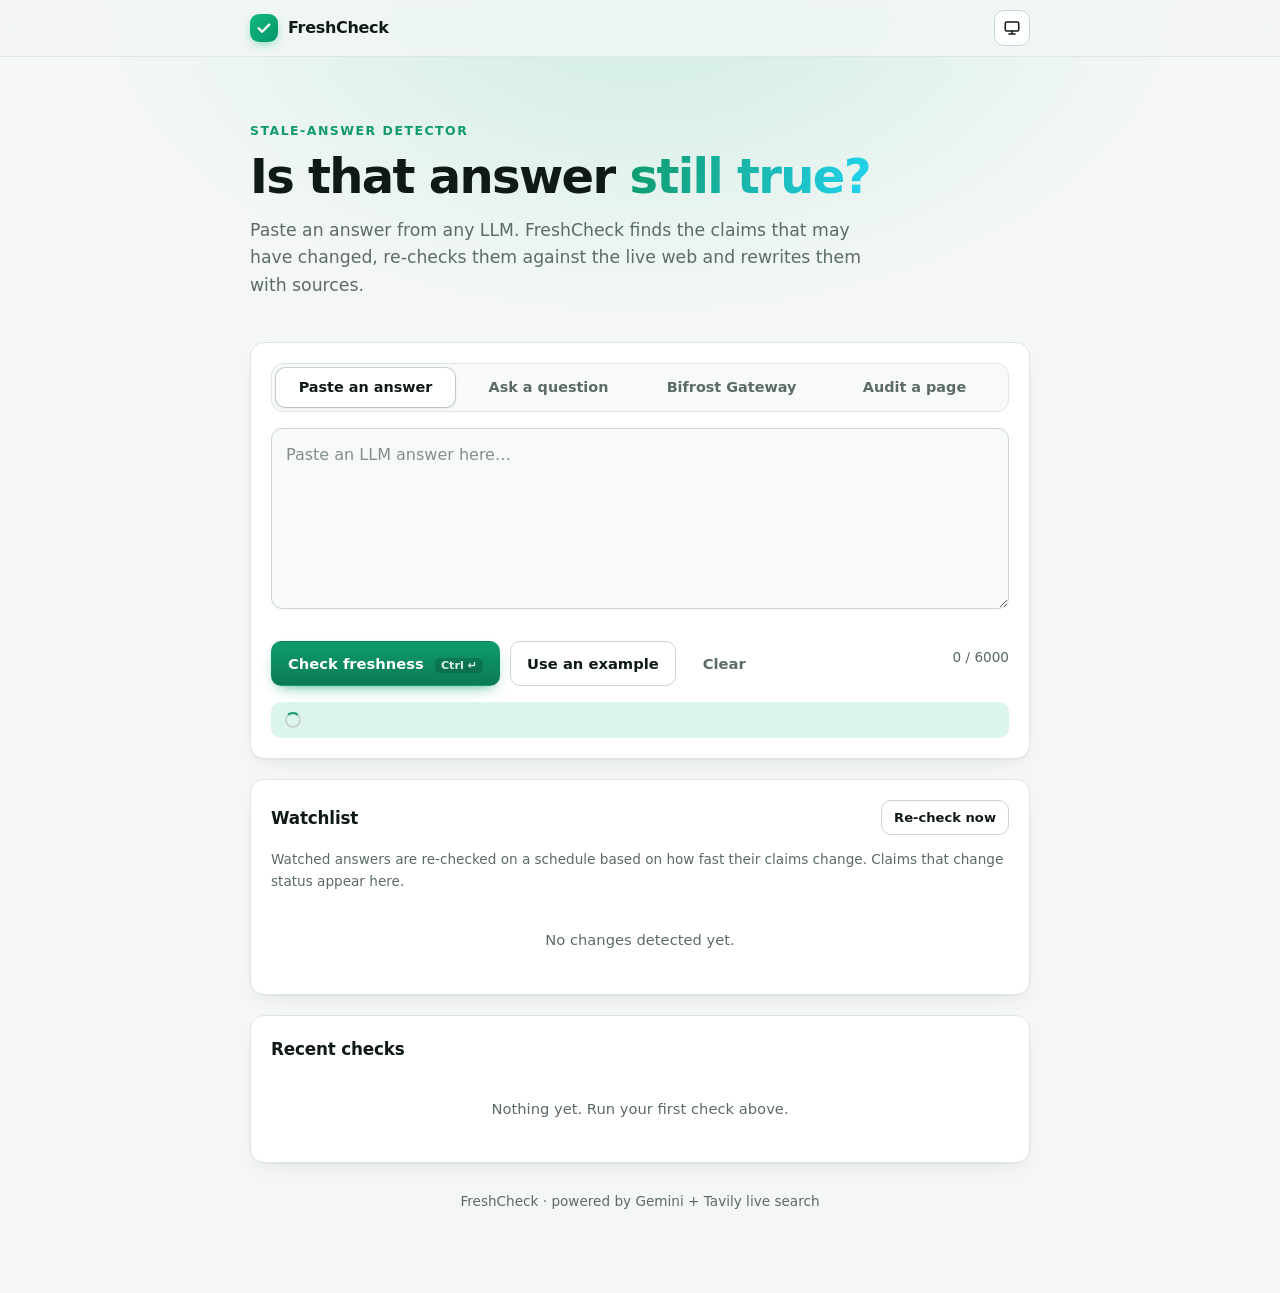
<file: frontend/index.html>
<!DOCTYPE html>
<html lang="en">
<head>
<meta charset="utf-8">
<meta name="viewport" content="width=device-width, initial-scale=1">
<meta name="theme-color" content="#0b1115">
<title>FreshCheck: is this answer still true?</title>
<link rel="icon" href="data:image/svg+xml,%3Csvg xmlns='http://www.w3.org/2000/svg' viewBox='0 0 32 32'%3E%3Crect width='32' height='32' rx='9' fill='%2310b981'/%3E%3Cpath d='M9 16.5l4.5 4.5L23 11' fill='none' stroke='white' stroke-width='3.2' stroke-linecap='round' stroke-linejoin='round'/%3E%3C/svg%3E">
<script>try{var t=localStorage.getItem("fc-theme");if(t)document.documentElement.dataset.theme=t}catch(e){}</script>
<link rel="stylesheet" href="style.css">
</head>
<body>
<div class="bg" aria-hidden="true"></div>

<nav class="topbar">
  <div class="topbar-in">
    <a class="brand" href="#" aria-label="FreshCheck home">
      <span class="logo"><svg viewBox="0 0 24 24" width="18" height="18" fill="none" stroke="currentColor" stroke-width="3" stroke-linecap="round" stroke-linejoin="round"><path d="M5 12.5l4.5 4.5L19 7.5"/></svg></span>
      <span>FreshCheck</span>
    </a>
    <div class="topbar-r">
      <span id="modeBadge" class="pill" title="Engine status"></span>
      <button id="theme" class="icon-btn" type="button" aria-label="Change theme"></button>
    </div>
  </div>
</nav>

<main>
  <header class="hero">
    <p class="eyebrow">Stale-answer detector</p>
    <h1>Is that answer <em>still true?</em></h1>
    <p class="lead">Paste an answer from any LLM. FreshCheck finds the claims that may have changed, re-checks them against the live web and rewrites them with sources.</p>
    <p id="mode" class="muted small"></p>
    <div id="stats" class="stats" hidden></div>
  </header>

  <section class="card input" aria-label="Check something">
    <div class="tabs" role="tablist">
      <button class="tab active" role="tab" data-tab="paste" aria-selected="true">Paste an answer</button>
      <button class="tab" role="tab" data-tab="ask" aria-selected="false">Ask a question</button>
      <button class="tab" role="tab" data-tab="bifrost" aria-selected="false">Bifrost Gateway</button>
      <button class="tab" role="tab" data-tab="url" aria-selected="false">Audit a page</button>
    </div>

    <div class="pane" data-pane="paste">
      <textarea id="answer" rows="6" placeholder="Paste an LLM answer here…" maxlength="6000"></textarea>
      <div class="row between">
        <div class="row">
          <button id="go" class="primary">Check freshness <kbd>Ctrl ↵</kbd></button>
          <button id="sample" class="ghost">Use an example</button>
          <button id="clear" class="ghost subtle">Clear</button>
        </div>
        <span id="count" class="muted small">0 / 6000</span>
      </div>
    </div>

    <div class="pane" data-pane="ask" hidden>
      <div class="row nowrap"><input id="q" type="text" placeholder="e.g. what is the latest Python version and who runs Google?"><button id="ask" class="primary">Ask &amp; fact-check</button></div>
      <p class="muted small hint">Gemini answers without web access, like a normal chatbot. Then FreshCheck audits and corrects that answer.</p>
    </div>

    <div class="pane" data-pane="bifrost" hidden>
      <div class="row nowrap" style="gap:8px; margin-bottom:8px;">
        <input id="bifrostModel" type="text" value="gemini-2.5-flash" placeholder="Model (e.g. gemini-2.5-flash)" style="max-width:260px;">
        <input id="bifrostPrompt" type="text" placeholder="Ask anything to test through Bifrost Gateway..." style="flex:1;">
        <button id="goBifrost" class="primary">Send to Gateway</button>
      </div>
      <div class="row" style="gap:16px; align-items:center;">
        <label style="font-size:13px; color:var(--text-muted); display:inline-flex; align-items:center; gap:6px; cursor:pointer;">
          <input type="checkbox" id="bifrostAutofix" checked> Auto-apply FreshCheck fix
        </label>
        <span id="bifrostEndpointHint" class="muted small hint">Forwarding via <code>/v1/chat/completions</code></span>
      </div>
    </div>

    <div class="pane" data-pane="url" hidden>
      <div class="row nowrap"><input id="url" type="url" placeholder="https://example.com/blog-post"><button id="goUrl" class="primary">Audit page</button></div>
      <p class="muted small hint">The page is read and its time-sensitive claims are checked against live sources.</p>
    </div>

    <div id="statusBar" class="statusbar" hidden><span class="spinner"></span><span id="status" role="status"></span></div>
    <p id="statusErr" class="err" role="alert" hidden></p>
  </section>

  <section id="result" hidden>
    <div class="card summary">
      <div class="gauge" id="gauge">
        <svg viewBox="0 0 120 120" width="132" height="132" aria-hidden="true">
          <circle class="g-track" cx="60" cy="60" r="52"/>
          <circle class="g-val" id="gVal" cx="60" cy="60" r="52" transform="rotate(-90 60 60)"/>
        </svg>
        <div class="g-text"><b id="avg" class="avg"></b><small>/ 100</small></div>
      </div>
      <div class="sum-body">
        <h2 id="verdict" class="verdict"></h2>
        <p id="avgLabel" class="muted"></p>
        <div id="counts" class="counts"></div>
        <div class="row actions">
          <button id="watch" class="ghost">Watch this answer</button>
          <button id="dl" class="ghost">Download report</button>
          <button id="share" class="ghost">Copy share link</button>
          <span id="watchMsg" class="muted small"></span>
        </div>
      </div>
    </div>

    <div class="grid2" id="compare">
      <div class="card">
        <div class="card-h"><h3>Your answer, marked up</h3>
          <div class="legend"><i class="d fresh"></i>Fresh<i class="d uncertain"></i>Unsure<i class="d stale"></i>Stale</div></div>
        <p id="marked" class="marked"></p>
      </div>
      <div class="card fixedcard" id="fixBox" hidden>
        <div class="card-h"><h3>Corrected answer</h3><button id="copy" class="ghost sm">Copy</button></div>
        <p id="fixed" class="marked fixed"></p>
      </div>
    </div>

    <div class="card-h pad"><h2>Claim by claim</h2><div id="filters" class="filters" role="group" aria-label="Filter claims"></div></div>
    <div id="claims"></div>
  </section>

  <section class="card">
    <div class="card-h"><h2>Watchlist</h2><button id="runWatch" class="ghost sm">Re-check now</button></div>
    <p class="muted small">Watched answers are re-checked on a schedule based on how fast their claims change. Claims that change status appear here.</p>
    <span id="runMsg" class="muted small"></span>
    <ul id="events" class="list"><li class="empty">No changes detected yet.</li></ul>
  </section>

  <section class="card">
    <div class="card-h"><h2>Recent checks</h2></div>
    <ul id="history" class="list"><li class="empty">Nothing yet. Run your first check above.</li></ul>
  </section>

  <footer class="foot muted small">FreshCheck · powered by Gemini + Tavily live search</footer>
</main>
<div id="toast" class="toast" role="status" aria-live="polite"></div>
<script src="app.js"></script>
</body>
</html>
</file>
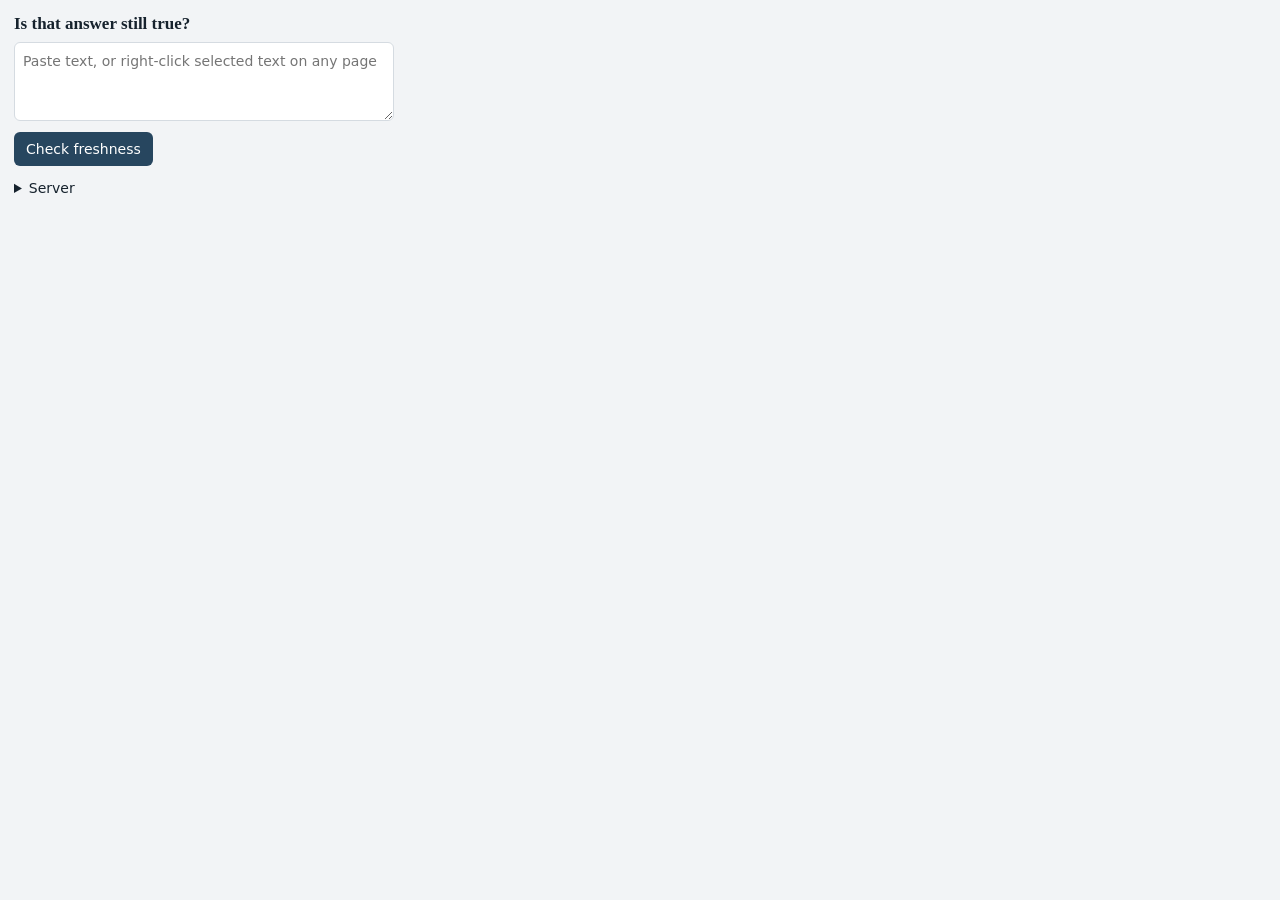
<file: extension/popup.html>
<!DOCTYPE html><html lang="en"><head><meta charset="utf-8"><style>
body{width:380px;margin:0;padding:14px;font:14px/1.45 system-ui,sans-serif;color:#16222d;background:#f2f4f6}
h1{font:600 17px Georgia,serif;margin:0 0 8px}textarea{width:100%;box-sizing:border-box;padding:8px;border:1px solid #d5dbe1;border-radius:6px;font:inherit}
button{margin-top:6px;padding:7px 12px;border:0;border-radius:6px;background:#27465f;color:#fff;font:inherit;cursor:pointer}
.big{font:600 30px Georgia,serif}.c{background:#fff;border:1px solid #d5dbe1;border-left:5px solid #5d6b78;border-radius:6px;padding:8px 10px;margin:8px 0}
.c small{color:#5d6b78;display:block}a{color:#27465f}
</style></head><body><h1>Is that answer still true?</h1>
<textarea id="t" rows="3" placeholder="Paste text, or right-click selected text on any page"></textarea>
<button id="go">Check freshness</button><div id="out" style="margin-top:10px"></div>
<details style="margin-top:12px"><summary>Server</summary><input id="srv" style="width:100%;box-sizing:border-box;padding:6px;margin-top:6px" placeholder="http://localhost:5000"><button id="save">Save server</button> <small id="srvmsg"></small></details><script src="popup.js"></script></body></html>
</file>
<file: frontend/style.css>
/* ---------- design tokens ---------- */
:root{
  color-scheme:light;
  --bg:#f4f7f6;--bg2:#e9f3ef;--card:#ffffff;--card2:#f8faf9;--ink:#0f1a17;--muted:#5b6b66;--line:#dfe7e3;--line2:#c9d5d0;
  --accent:#0f9b6c;--accent-2:#0b7a56;--accent-soft:#dcf5ea;--on-accent:#ffffff;
  --fresh:#13814f;--uncertain:#b26a00;--stale:#c62f2f;--unverified:#66756f;
  --fresh-bg:#d9f3e5;--uncertain-bg:#fbe9c4;--stale-bg:#fbdcdc;--unv-bg:#e8edeb;
  --shadow:0 1px 2px rgba(15,26,23,.05),0 8px 24px -12px rgba(15,26,23,.14);
  --glow:radial-gradient(60% 50% at 50% 0,rgba(16,185,129,.16),transparent 70%);
  --hover:#eef4f1;--r:14px;
}
@media (prefers-color-scheme:dark){:root:not([data-theme="light"]){
  color-scheme:dark;
  --bg:#0a0f12;--bg2:#0e161a;--card:#12191e;--card2:#0f1519;--ink:#e8f0ed;--muted:#92a39d;--line:#1f2b31;--line2:#2b3a42;
  --accent:#34d399;--accent-2:#6ee7b7;--accent-soft:#11302a;--on-accent:#04201a;
  --fresh:#4ade9a;--uncertain:#f5b84a;--stale:#ff7b72;--unverified:#8fa09a;
  --fresh-bg:rgba(52,211,153,.14);--uncertain-bg:rgba(245,184,74,.15);--stale-bg:rgba(255,123,114,.15);--unv-bg:rgba(143,160,154,.14);
  --shadow:0 0 0 1px rgba(255,255,255,.02),0 12px 32px -14px rgba(0,0,0,.7);
  --glow:radial-gradient(60% 50% at 50% 0,rgba(52,211,153,.14),transparent 70%);
  --hover:#182228;
}}
:root[data-theme="dark"]{
  color-scheme:dark;
  --bg:#0a0f12;--bg2:#0e161a;--card:#12191e;--card2:#0f1519;--ink:#e8f0ed;--muted:#92a39d;--line:#1f2b31;--line2:#2b3a42;
  --accent:#34d399;--accent-2:#6ee7b7;--accent-soft:#11302a;--on-accent:#04201a;
  --fresh:#4ade9a;--uncertain:#f5b84a;--stale:#ff7b72;--unverified:#8fa09a;
  --fresh-bg:rgba(52,211,153,.14);--uncertain-bg:rgba(245,184,74,.15);--stale-bg:rgba(255,123,114,.15);--unv-bg:rgba(143,160,154,.14);
  --shadow:0 0 0 1px rgba(255,255,255,.02),0 12px 32px -14px rgba(0,0,0,.7);
  --glow:radial-gradient(60% 50% at 50% 0,rgba(52,211,153,.14),transparent 70%);
  --hover:#182228;
}

/* ---------- base ---------- */
*{box-sizing:border-box}
html{scroll-behavior:smooth;scroll-padding-top:80px}
body{margin:0;background:var(--bg);color:var(--ink);font:16px/1.6 Inter,system-ui,-apple-system,"Segoe UI",Roboto,sans-serif;-webkit-font-smoothing:antialiased;transition:background .25s,color .25s}
.bg{position:fixed;inset:0;z-index:-1;background:var(--glow),linear-gradient(var(--bg),var(--bg))}
main{max-width:820px;margin:0 auto;padding:36px 20px 80px;display:flex;flex-direction:column;gap:20px}
h1,h2,h3{margin:0}
h2{font-size:1.05rem;font-weight:650;letter-spacing:-.01em}
h3{font-size:.95rem;font-weight:650}
.muted{color:var(--muted)}.small{font-size:.85rem}
::selection{background:var(--accent);color:var(--on-accent)}
:focus-visible{outline:2px solid var(--accent);outline-offset:2px;border-radius:8px}

/* ---------- top bar ---------- */
.topbar{position:sticky;top:0;z-index:20;backdrop-filter:saturate(1.4) blur(14px);-webkit-backdrop-filter:saturate(1.4) blur(14px);background:color-mix(in srgb,var(--bg) 78%,transparent);border-bottom:1px solid var(--line)}
.topbar-in{max-width:820px;margin:0 auto;padding:10px 20px;display:flex;align-items:center;justify-content:space-between}
.brand{display:flex;align-items:center;gap:10px;font-weight:700;letter-spacing:-.02em;color:var(--ink);text-decoration:none}
.logo{display:grid;place-items:center;width:28px;height:28px;border-radius:9px;background:linear-gradient(135deg,#10b981,#059669);color:#fff;box-shadow:0 4px 12px -4px rgba(16,185,129,.7)}
.topbar-r{display:flex;align-items:center;gap:10px}
.pill{font-size:.75rem;padding:3px 10px;border-radius:99px;border:1px solid var(--line2);color:var(--muted);display:none;align-items:center;gap:6px}
.pill.on{display:inline-flex}.pill::before{content:"";width:7px;height:7px;border-radius:50%;background:var(--unverified)}
.pill.ai::before{background:var(--fresh);box-shadow:0 0 0 3px var(--fresh-bg)}
.icon-btn{width:36px;height:36px;padding:0;display:grid;place-items:center;border-radius:10px;background:var(--card);border:1px solid var(--line2);color:var(--ink);cursor:pointer;transition:.15s}
.icon-btn:hover{background:var(--hover);transform:translateY(-1px)}
.icon-btn svg{width:18px;height:18px}

/* ---------- hero ---------- */
.hero{padding:28px 0 4px}
.eyebrow{margin:0 0 10px;font-size:.78rem;font-weight:650;letter-spacing:.12em;text-transform:uppercase;color:var(--accent)}
h1{font:700 clamp(2rem,5.2vw,3rem)/1.08 Inter,system-ui,sans-serif;letter-spacing:-.035em}
h1 em{font-style:normal;background:linear-gradient(100deg,var(--accent),#22d3ee);-webkit-background-clip:text;background-clip:text;color:transparent}
.lead{color:var(--muted);font-size:1.08rem;max-width:58ch;margin:14px 0 8px}
.stats{display:flex;gap:10px;flex-wrap:wrap;margin-top:18px}
.stat{padding:8px 14px;border:1px solid var(--line);background:var(--card);border-radius:12px;box-shadow:var(--shadow);min-width:110px}
.stat b{display:block;font-size:1.25rem;letter-spacing:-.02em;line-height:1.2}.stat span{font-size:.76rem;color:var(--muted)}
.stat.bad b{color:var(--stale)}

/* ---------- card ---------- */
.card{background:var(--card);border:1px solid var(--line);border-radius:var(--r);padding:20px;box-shadow:var(--shadow);transition:background .25s,border-color .25s}
.card-h{display:flex;align-items:center;justify-content:space-between;gap:12px;margin-bottom:12px;flex-wrap:wrap}
.card-h.pad{margin:14px 2px 0}

/* ---------- inputs ---------- */
.tabs{display:flex;gap:4px;padding:4px;background:var(--card2);border:1px solid var(--line);border-radius:12px;margin-bottom:16px;overflow-x:auto}
.tab{flex:1;white-space:nowrap;border:0;background:transparent;color:var(--muted);padding:8px 14px;border-radius:9px;font:inherit;font-size:.9rem;font-weight:550;cursor:pointer;transition:.15s}
.tab:hover{color:var(--ink)}
.tab.active{background:var(--card);color:var(--ink);box-shadow:0 1px 3px rgba(0,0,0,.12),0 0 0 1px var(--line2)}
textarea,input[type=text],input[type=url]{width:100%;padding:13px 14px;border:1px solid var(--line2);border-radius:11px;font:inherit;color:var(--ink);background:var(--card2);transition:border-color .15s,box-shadow .15s}
textarea{resize:vertical;min-height:140px;line-height:1.6}
textarea::placeholder,input::placeholder{color:var(--muted);opacity:.75}
textarea:focus,input:focus{outline:none;border-color:var(--accent);box-shadow:0 0 0 4px color-mix(in srgb,var(--accent) 22%,transparent)}
.row{display:flex;gap:10px;align-items:center;margin-top:12px;flex-wrap:wrap}
.row.nowrap{flex-wrap:nowrap;margin-top:0}.row.between{justify-content:space-between}
.hint{margin:10px 2px 0}

/* ---------- buttons ---------- */
button{font:inherit;font-weight:560;font-size:.92rem;padding:10px 16px;border-radius:10px;cursor:pointer;border:1px solid transparent;transition:transform .12s,background .15s,box-shadow .15s,opacity .15s;white-space:nowrap}
button:active:not(:disabled){transform:translateY(1px)}
.primary{background:linear-gradient(180deg,var(--accent),var(--accent-2));color:var(--on-accent);box-shadow:0 6px 16px -8px var(--accent)}
.primary:hover:not(:disabled){box-shadow:0 8px 20px -6px var(--accent);transform:translateY(-1px)}
.primary:disabled{opacity:.55;cursor:wait}
.ghost{background:transparent;color:var(--ink);border-color:var(--line2)}
.ghost:hover{background:var(--hover);border-color:var(--accent)}
.ghost.subtle{border-color:transparent;color:var(--muted)}
.sm{padding:6px 12px;font-size:.82rem}
kbd{font:inherit;font-size:.7rem;padding:1px 6px;border-radius:5px;margin-left:6px;background:rgba(0,0,0,.18);color:inherit;opacity:.85}

/* ---------- status ---------- */
.statusbar{display:flex;align-items:center;gap:10px;margin-top:16px;padding:10px 14px;border-radius:10px;background:var(--accent-soft);color:var(--ink);font-size:.9rem}
.spinner{width:16px;height:16px;border-radius:50%;border:2px solid var(--line2);border-top-color:var(--accent);animation:spin .8s linear infinite;flex:none}
@keyframes spin{to{transform:rotate(360deg)}}
.err{margin:14px 0 0;padding:10px 14px;border-radius:10px;background:var(--stale-bg);color:var(--stale);font-size:.9rem}

/* ---------- summary / gauge ---------- */
.summary{display:flex;gap:26px;align-items:center;flex-wrap:wrap;animation:rise .4s ease both}
.gauge{position:relative;width:132px;height:132px;flex:none}
.g-track{fill:none;stroke:var(--line);stroke-width:10}
.g-val{fill:none;stroke:var(--gc,var(--fresh));stroke-width:10;stroke-linecap:round;stroke-dasharray:326.7;stroke-dashoffset:326.7;transition:stroke-dashoffset 1s cubic-bezier(.2,.8,.2,1),stroke .4s}
.g-text{position:absolute;inset:0;display:flex;flex-direction:column;align-items:center;justify-content:center;line-height:1}
.avg{font-size:2.4rem;font-weight:750;letter-spacing:-.04em}.g-text small{color:var(--muted);font-size:.72rem;margin-top:4px}
.sum-body{flex:1;min-width:240px}
.verdict{font-size:1.45rem;font-weight:700;letter-spacing:-.025em}
.sum-body p{margin:4px 0 0;font-size:.92rem}
.counts{display:flex;gap:8px;flex-wrap:wrap;margin-top:12px}
.count{display:inline-flex;align-items:center;gap:6px;padding:4px 11px;border-radius:99px;font-size:.82rem;font-weight:600}
.count.fresh{background:var(--fresh-bg);color:var(--fresh)}.count.uncertain{background:var(--uncertain-bg);color:var(--uncertain)}
.count.stale{background:var(--stale-bg);color:var(--stale)}.count.unverified{background:var(--unv-bg);color:var(--unverified)}
.actions{margin-top:14px}

/* ---------- marked text ---------- */
.grid2{display:grid;gap:16px;animation:rise .45s .05s ease both}
.grid2:has(#fixBox:not([hidden])){grid-template-columns:1fr 1fr}
@media(max-width:760px){.grid2:has(#fixBox:not([hidden])){grid-template-columns:1fr}}
.marked{margin:0;padding:14px 16px;background:var(--card2);border:1px solid var(--line);border-radius:11px;white-space:pre-wrap;line-height:1.95;font-size:.98rem;word-wrap:break-word}
.marked.fixed{border-left:4px solid var(--fresh);line-height:1.8}
.fixedcard{border-color:color-mix(in srgb,var(--fresh) 35%,var(--line))}
mark{padding:2px 5px;border-radius:6px;color:inherit;cursor:pointer;border-bottom:2px solid transparent;transition:filter .15s;-webkit-box-decoration-break:clone;box-decoration-break:clone}
mark:hover{filter:brightness(1.15)}
mark.fresh{background:var(--fresh-bg);border-color:var(--fresh)}mark.uncertain{background:var(--uncertain-bg);border-color:var(--uncertain)}
mark.stale{background:var(--stale-bg);border-color:var(--stale)}mark.unverified{background:var(--unv-bg);border-color:var(--unverified)}
.legend{display:flex;align-items:center;gap:6px;font-size:.78rem;color:var(--muted)}
.legend .d{width:9px;height:9px;border-radius:50%;margin-left:8px}
.d.fresh{background:var(--fresh)}.d.uncertain{background:var(--uncertain)}.d.stale{background:var(--stale)}

/* ---------- filters ---------- */
.filters{display:flex;gap:6px;flex-wrap:wrap}
.f{padding:4px 12px;font-size:.8rem;border-radius:99px;background:transparent;border:1px solid var(--line2);color:var(--muted)}
.f:hover{color:var(--ink);border-color:var(--accent)}
.f.on{background:var(--accent);border-color:var(--accent);color:var(--on-accent)}

/* ---------- claim cards ---------- */
#claims{display:flex;flex-direction:column;gap:12px;margin-top:10px}
.claim{background:var(--card);border:1px solid var(--line);border-left:4px solid var(--unverified);border-radius:var(--r);padding:16px 18px;box-shadow:var(--shadow);animation:rise .4s ease both;transition:box-shadow .3s,border-color .3s}
.claim.fresh{border-left-color:var(--fresh)}.claim.uncertain{border-left-color:var(--uncertain)}.claim.stale{border-left-color:var(--stale)}
.claim.flash{box-shadow:0 0 0 3px color-mix(in srgb,var(--accent) 45%,transparent)}
.claim>p.t{margin:0 0 10px;font-weight:550;font-size:1.02rem;line-height:1.5}
.meta{display:flex;gap:8px;align-items:center;font-size:.8rem;color:var(--muted);flex-wrap:wrap;margin-bottom:10px}
.badge{padding:2px 10px;border-radius:99px;font-weight:650}
.badge.fresh{background:var(--fresh-bg);color:var(--fresh)}.badge.uncertain{background:var(--uncertain-bg);color:var(--uncertain)}
.badge.stale{background:var(--stale-bg);color:var(--stale)}.badge.unverified{background:var(--unv-bg);color:var(--unverified)}
.chip{padding:1px 9px;border:1px solid var(--line2);border-radius:99px;font-size:.74rem}
.bar{flex:1;min-width:80px;height:6px;background:var(--line);border-radius:3px;overflow:hidden}
.bar i{display:block;height:100%;border-radius:3px;background:currentColor;transition:width .8s cubic-bezier(.2,.8,.2,1)}
.claim.fresh .bar{color:var(--fresh)}.claim.uncertain .bar{color:var(--uncertain)}.claim.stale .bar{color:var(--stale)}.claim.unverified .bar{color:var(--unverified)}
.score{color:var(--ink);font-weight:700}
.now{margin:6px 0;font-size:.92rem;padding:9px 12px;border-radius:9px;background:var(--card2);border:1px solid var(--line)}
.now.fix{background:var(--fresh-bg);border-color:transparent}
.now b{color:var(--ink)}
.claim p.muted{margin:8px 0 0;font-size:.88rem}
details{margin-top:10px;font-size:.9rem}
summary{cursor:pointer;color:var(--accent);font-weight:600;list-style:none;user-select:none}
summary::-webkit-details-marker{display:none}summary::before{content:"▸ ";display:inline-block;transition:transform .15s}
details[open] summary::before{transform:rotate(90deg)}
.src{display:block;margin-top:10px;padding-left:12px;border-left:2px solid var(--line2)}
.src a{color:var(--ink);font-weight:600;text-decoration:none}.src a:hover{color:var(--accent);text-decoration:underline}
.src span{display:block;color:var(--muted);font-size:.84rem;margin-top:2px}

/* ---------- lists ---------- */
.list{list-style:none;padding:0;margin:8px 0 0}
.list li{display:flex;gap:12px;align-items:center;padding:10px 8px;border-bottom:1px solid var(--line);font-size:.92rem;border-radius:8px}
.list li:last-child{border-bottom:0}
.list li.empty{color:var(--muted);justify-content:center;padding:22px 0}
.list li.click{cursor:pointer}.list li.click:hover{background:var(--hover)}
.sc{min-width:42px;text-align:center;font-weight:750;font-size:.85rem;padding:3px 0;border-radius:8px}
.sc.fresh{background:var(--fresh-bg);color:var(--fresh)}.sc.uncertain{background:var(--uncertain-bg);color:var(--uncertain)}.sc.stale{background:var(--stale-bg);color:var(--stale)}
.list .txt{flex:1;min-width:0;overflow:hidden;text-overflow:ellipsis;white-space:nowrap}
.list .when{color:var(--muted);font-size:.78rem;flex:none}
.ev{display:inline-flex;align-items:center;gap:6px;font-weight:650;font-size:.8rem;flex:none}
.arrow{color:var(--muted)}

/* ---------- toast + footer ---------- */
.toast{position:fixed;left:50%;bottom:24px;transform:translate(-50%,24px);opacity:0;pointer-events:none;background:var(--ink);color:var(--bg);padding:10px 18px;border-radius:99px;font-size:.88rem;font-weight:550;box-shadow:0 10px 30px -8px rgba(0,0,0,.5);transition:.3s;z-index:50}
.toast.show{opacity:1;transform:translate(-50%,0)}
.foot{text-align:center;margin-top:8px}
@keyframes rise{from{opacity:0;transform:translateY(10px)}to{opacity:1;transform:none}}
@media(max-width:560px){main{padding-top:20px}.row.nowrap{flex-wrap:wrap}.row.nowrap input{flex:1 1 100%}.summary{justify-content:center;text-align:center}.counts,.actions{justify-content:center}}
@media(prefers-reduced-motion:reduce){*{animation:none!important;transition:none!important}html{scroll-behavior:auto}}
@media print{.topbar,.input,.toast,.actions{display:none}body{background:#fff}}
</file>
